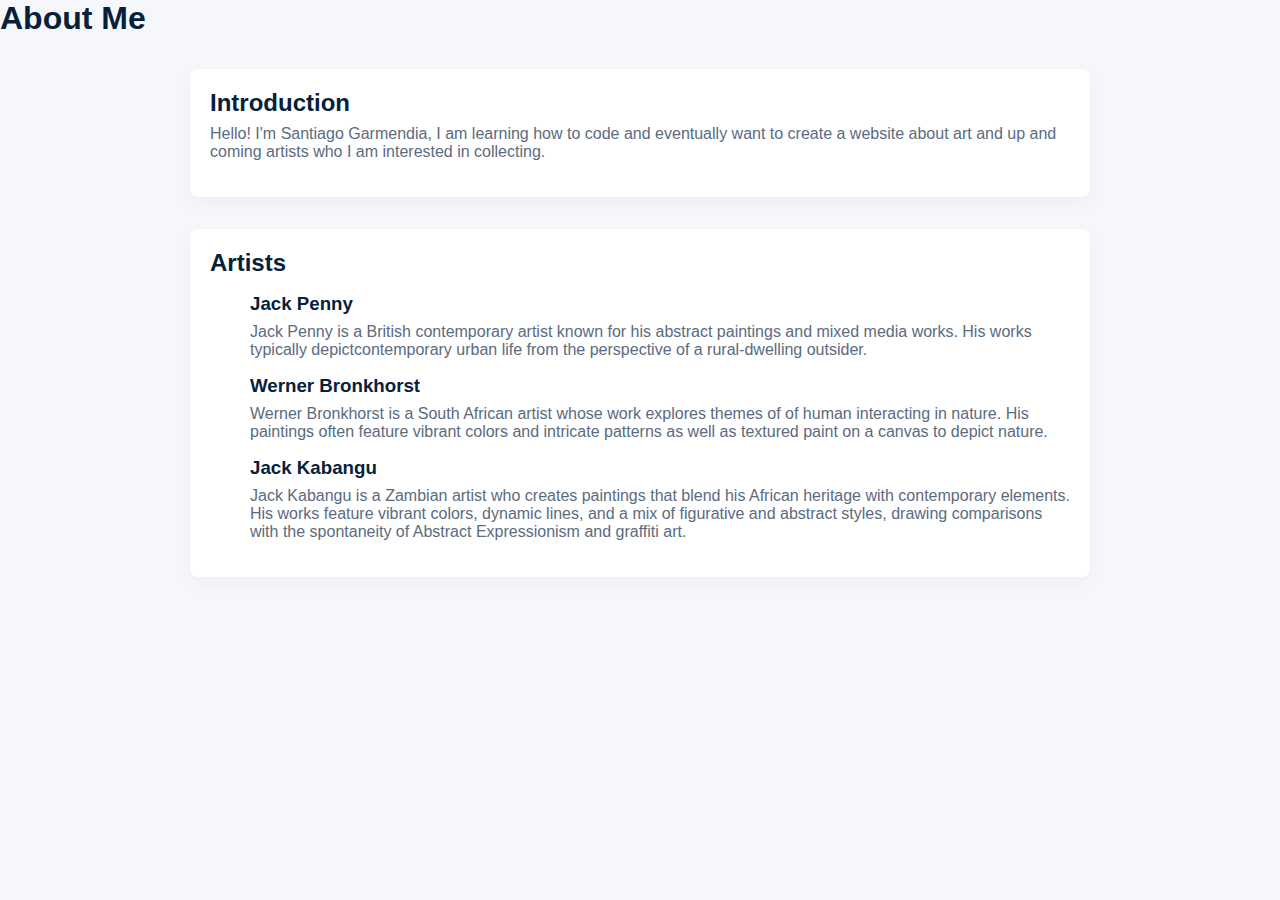
<file: about-me.html>
<!DOCTYPE html>
<html lang="en">
<head>
    <link rel="stylesheet" href="css/about-me.css">
    <meta charset="utf-8">
    <meta name="viewport" content="width=device-width,initial-scale=1">
    <title>About Me</title>
    <style>
        ul {
            list-style: none;
        }
    </style>
</head>
<body>  
    <header>
        <h1>About Me</h1>
    </header>

    <main>
        <section>
            <h2>Introduction</h2>
            <p>Hello! I'm Santiago Garmendia, I am learning how to code and eventually want to create a website about art and up and coming artists who I am interested in collecting.</p>
        </section>

        <section>
            <h2>Artists</h2>
            <ul>
                <li>
                    <h3>Jack Penny</h3>
                    <p> Jack Penny is a British contemporary artist known for his abstract paintings and mixed media works. His works typically depictcontemporary urban life from the perspective of a rural-dwelling outsider.</p>
                </li>
                <li>
                    <h3>Werner Bronkhorst</h3>
                    <p>Werner Bronkhorst is a South African artist whose work explores themes of of human interacting in nature. His paintings often feature vibrant colors and intricate patterns as well as textured paint on a canvas to depict nature.</p>
                </li>
                <li>
                    <h3>Jack Kabangu</h3>
                    <p>Jack Kabangu is a Zambian artist who creates paintings that blend his African heritage with contemporary elements. His works feature vibrant colors, dynamic lines, and a mix of figurative and abstract styles, drawing comparisons with the spontaneity of Abstract Expressionism and graffiti art.</p>
                </li>
            </ul>
        </section>
</file>
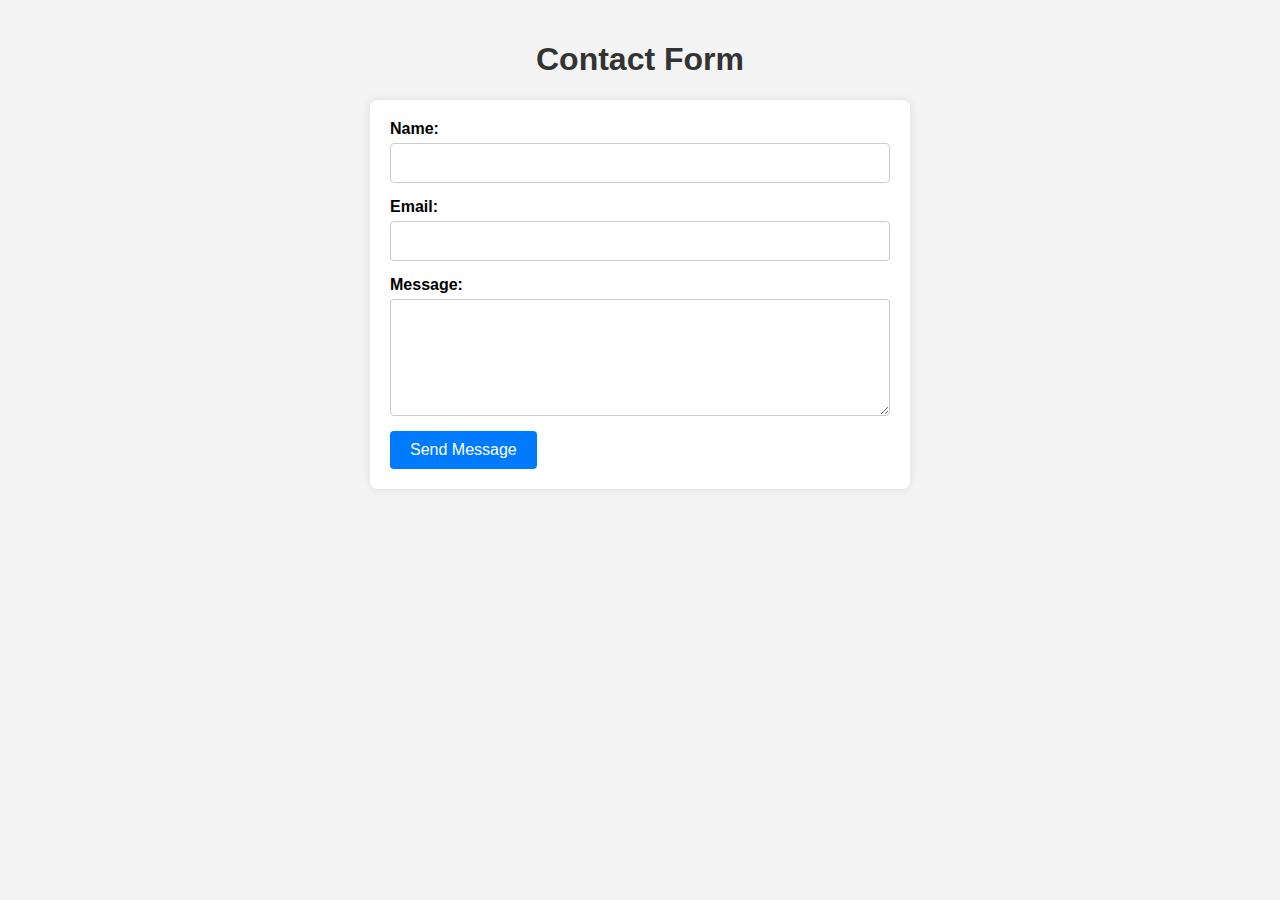
<file: contact.html>
<!DOCTYPE html>
<html lang="en">
<head>
    <meta charset="UTF-8">
    <meta name="viewport" content="width=device-width, initial-scale=1.0">
    <title>Contact Me</title>
    <link rel="stylesheet" href="css/contact.css">
</head>
<body>
    <h1>Contact Form</h1>
    <form action="https://oim.108122.xyz/echo/view" method="post">
        <div class="form-group">
            <label for="name">Name:</label>
            <input type="text" id="name" name="name" required>
        </div>
        <div class="form-group">
            <label for="email">Email:</label>
            <input type="email" id="email" name="email" required>
        </div>
        <div class="form-group">
            <label for="message">Message:</label>
            <textarea id="message" name="message" rows="5" required></textarea>
        </div>
        <button type="submit">Send Message</button>
    </form>
</body>
</html>
</file>
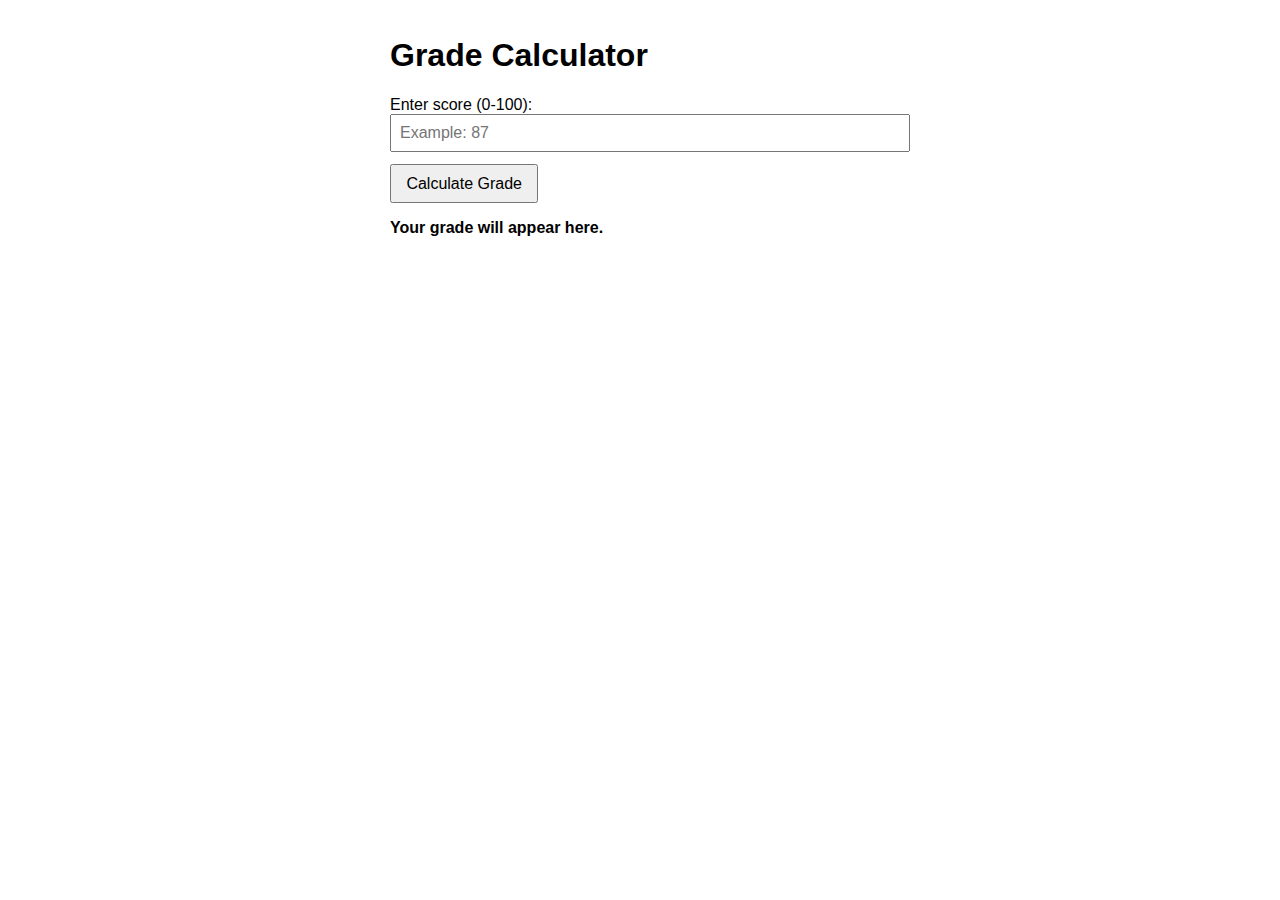
<file: grade-calculator.html>
<!DOCTYPE html>
<html lang="en">
  <head>
    <meta charset="UTF-8" />
    <meta name="viewport" content="width=device-width, initial-scale=1.0" />
    <title>Grade Calculator</title>
    <style>
      body { font-family: Arial, sans-serif; padding: 1rem; max-width: 500px; margin: auto; }
      label, button, p { display: block; margin-top: 0.75rem; }
      input { width: 100%; padding: 0.5rem; font-size: 1rem; }
      button { padding: 0.55rem 0.9rem; font-size: 1rem; cursor: pointer; }
      p#result { margin-top: 1rem; font-weight: bold; }
    </style>
  </head>
  <body>
    <h1>Grade Calculator</h1>

    <label for="scoreInput">Enter score (0-100):</label>
    <input id="scoreInput" type="number" min="0" max="100" placeholder="Example: 87" />

    <button id="calculateBtn" type="button">Calculate Grade</button>

    <p id="result">Your grade will appear here.</p>

    <script>
      function getGrade(score) {
        if (score >= 90) {
          return score >= 96 ? 'A+' : 'A';
        } else if (score >= 80) {
          return score >= 86 ? 'B+' : 'B';
        } else if (score >= 70) {
          return score >= 76 ? 'C+' : 'C';
        } else if (score >= 60) {
          return score >= 66 ? 'D+' : 'D';
        } else {
          return 'F';
        }
      }

      document.getElementById('calculateBtn').addEventListener('click', function() {
        const scoreInput = document.getElementById('scoreInput');
        const resultEl = document.getElementById('result');
        const scoreValue = scoreInput.value.trim();

        if (scoreValue === '') {
          resultEl.textContent = 'Please enter a score.';
          resultEl.style.color = 'crimson';
          return;
        }

        const score = Number(scoreValue);
        if (Number.isNaN(score)) {
          resultEl.textContent = 'Please enter a valid number.';
          resultEl.style.color = 'crimson';
          return;
        }

        if (score < 0 || score > 100) {
          resultEl.textContent = 'Score must be 0-100.';
          resultEl.style.color = 'crimson';
          return;
        }

        const grade = getGrade(score);
        resultEl.textContent = `Score: ${score} → Grade: ${grade}`;
        resultEl.style.color = 'green';
      });
    </script>
  </body>
</html>
</file>
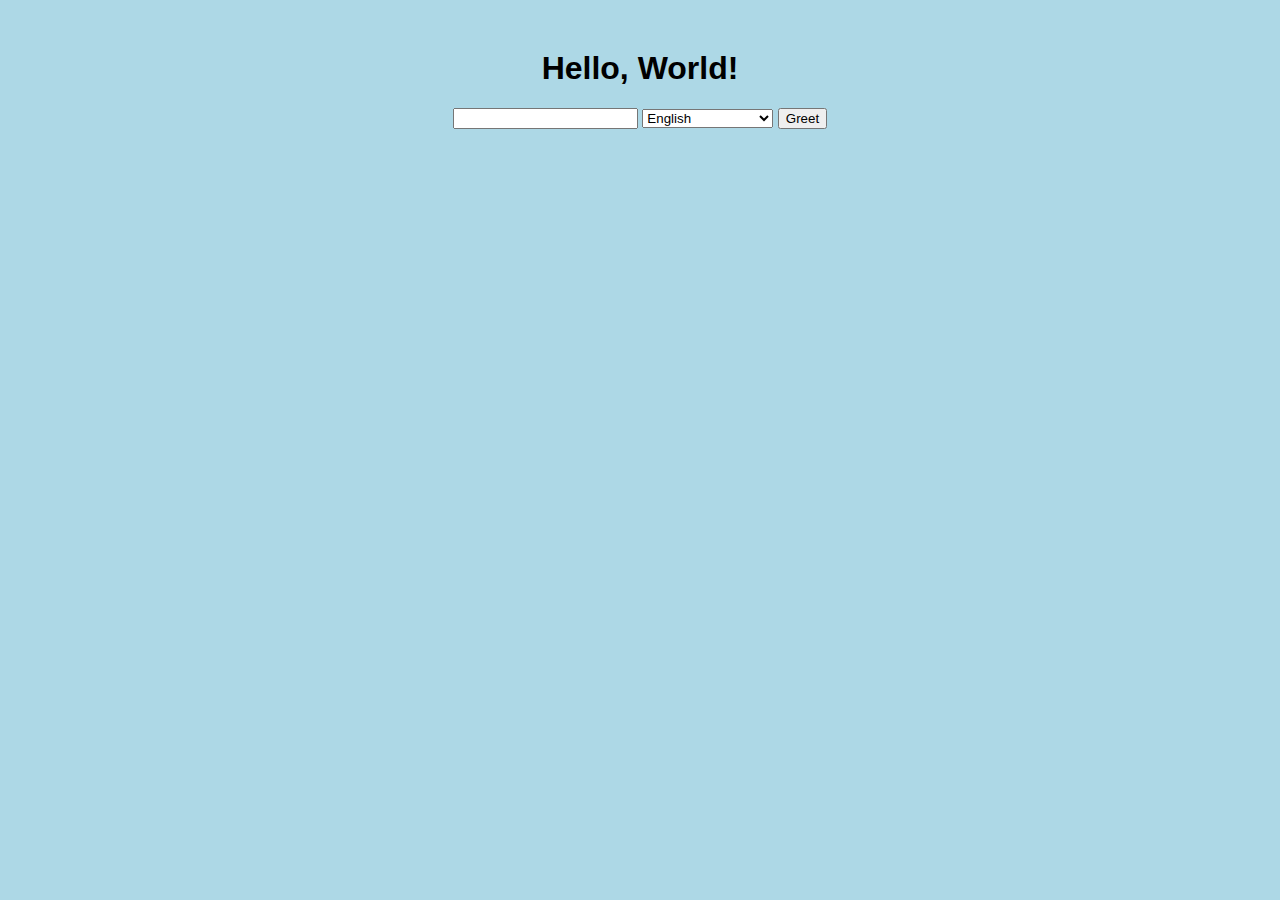
<file: greeting.html>
<!DOCTYPE html>
<html lang="en">
<head>
  <meta charset="UTF-8">
  <meta name="viewport" content="width=device-width, initial-scale=1.0">
  <title>Document</title>
  <style>
    body {
      font-family: Arial, sans-serif;
      text-align: center;
      margin-top: 50px;
      transition: background-color 0.5s ease;
    }
    body.english { background-color: lightblue; }
    body.spanish { background-color: lightgreen; }
    body.mandarin { background-color: lightyellow; }
    body.hindi { background-color: lightcoral; }
    body.arabic { background-color: lightcyan; }
    #greeting {
      opacity: 0;
      transition: opacity 0.5s ease-in-out;
    }
    #greeting.show {
      opacity: 1;
    }
  </style>
</head>
<body class="english">
  <h1>Hello, World!</h1>
  <input id="name" type="text">
  <select id="language">
    <option value="english">English</option>
    <option value="spanish">Spanish</option>
    <option value="mandarin">Mandarin Chinese</option>
    <option value="hindi">Hindi</option>
    <option value="arabic">Arabic</option>
  </select>
  <button>Greet</button>
  <p id="greeting"></p>

  <script>
    const input = document.querySelector('#name');
    const button = document.querySelector('button');
    const p = document.querySelector('#greeting');
    const select = document.querySelector('#language');

    const greetings = {
      english: 'Hello, my name is {name}!',
      spanish: '¡Hola, mi nombre es {name}!',
      mandarin: '你好，我的名字是 {name}！',
      hindi: 'नमस्ते, मेरा नाम {name} है!',
      arabic: 'مرحبا، اسمي {name}!'
    };

    select.addEventListener('change', () => {
      document.body.className = select.value;
    });

    button.addEventListener('click', () => {
      const name = input.value;
      const lang = select.value;
      const greeting = greetings[lang].replace('{name}', name);
      p.textContent = greeting;
      p.classList.remove('show');
      setTimeout(() => p.classList.add('show'), 10);
    });
  </script>
</body>
</html>
</file>
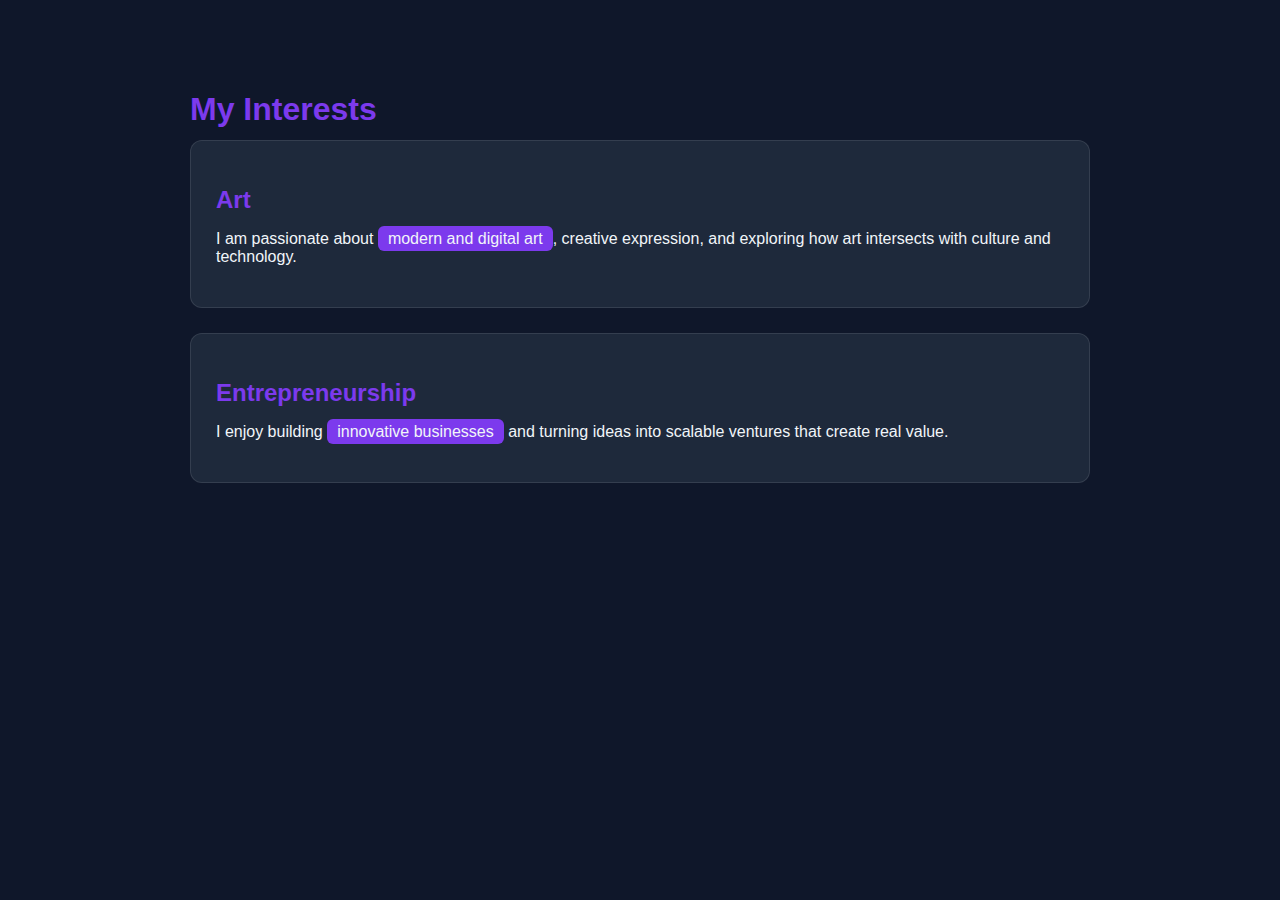
<file: interests.html>
<!DOCTYPE html>
<html lang="en">
<head>
  <meta charset="UTF-8">
  <title>My Interests</title>
  <!-- use forward‑slashes here; backslashes can prevent the stylesheet from loading -->
  <link rel="stylesheet" href="css/css/interests.css">
</head>
<body>

  <div class="interests-page">

    <h1 class="section-title">My Interests</h1>

    <section class="section">
      <h2 class="section-title">Art</h2>
      <p>
        I am passionate about <span class="highlight">modern and digital art</span>, 
        creative expression, and exploring how art intersects with culture and technology.
      </p>
    </section>

    <section class="section">
      <h2 class="section-title">Entrepreneurship</h2>
      <p>
        I enjoy building <span class="highlight">innovative businesses</span> 
        and turning ideas into scalable ventures that create real value.
      </p>
    </section>

    <!-- your new loop‑wrapper goes here -->
    <div class="loop-wrapper">
      <div class="mountain"></div>
      <div class="hill"></div>
      <div class="tree"></div>
      <div class="tree"></div>
      <div class="tree"></div>
      <div class="rock"></div>
      <div class="truck"></div>
      <div class="wheels"></div>
    </div>

  </div>

</body>
</html>
</file>
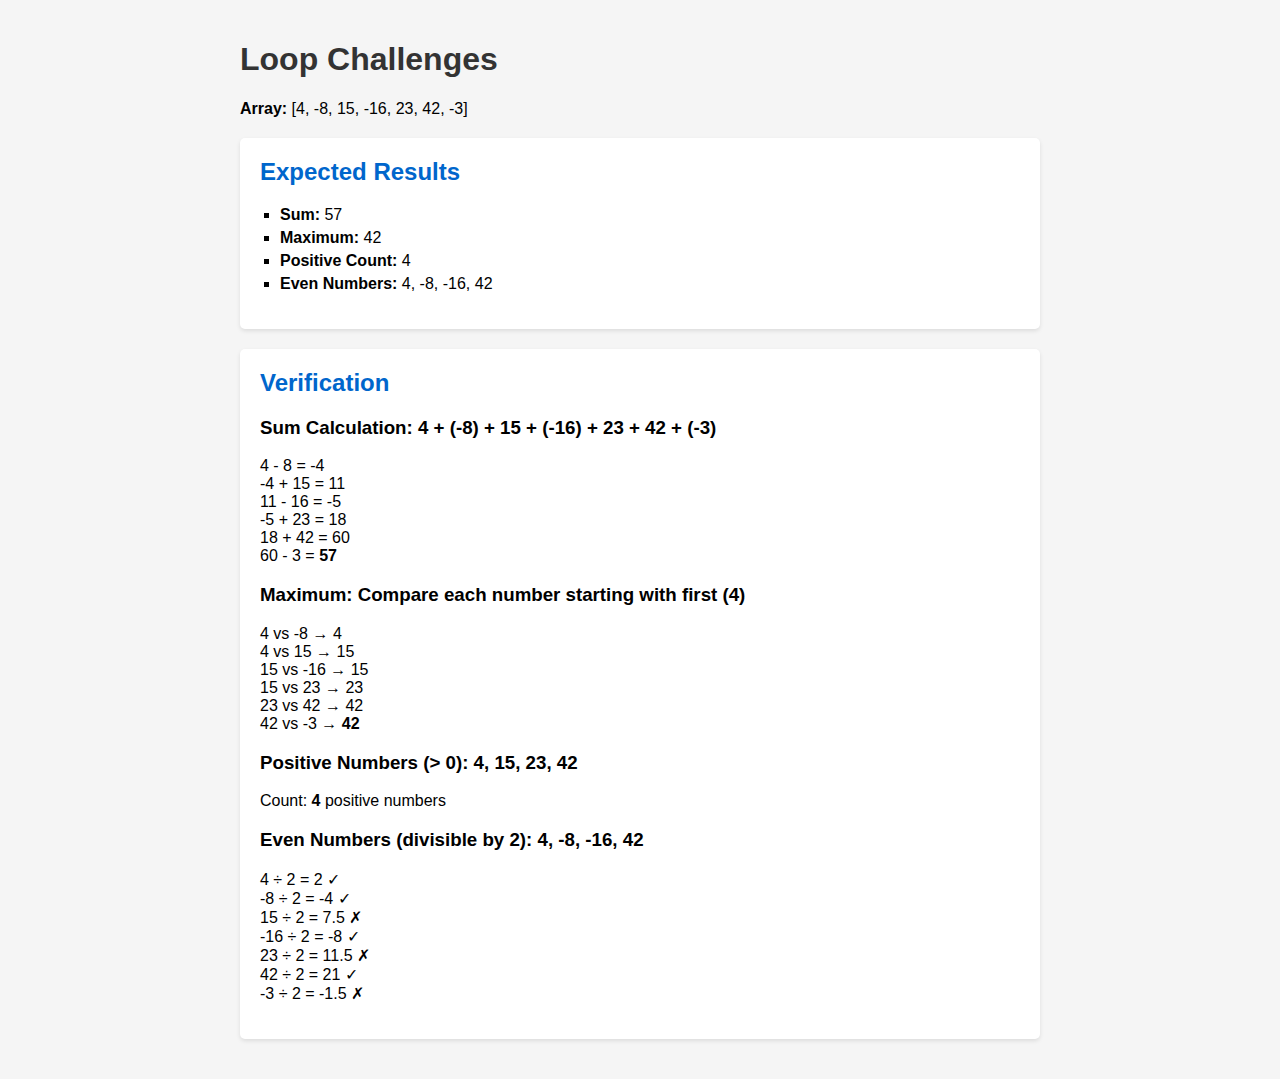
<file: loop-challenges.html>
<!DOCTYPE html>
<html lang="en">
<head>
    <meta charset="UTF-8">
    <meta name="viewport" content="width=device-width, initial-scale=1.0">
    <title>Loop Challenges</title>
    <style>
        body {
            font-family: Arial, sans-serif;
            max-width: 800px;
            margin: 0 auto;
            padding: 20px;
            background-color: #f5f5f5;
        }
        h1 {
            color: #333;
        }
        .challenge {
            background-color: white;
            padding: 20px;
            margin: 20px 0;
            border-radius: 5px;
            box-shadow: 0 2px 4px rgba(0,0,0,0.1);
        }
        h2 {
            color: #0066cc;
            margin-top: 0;
        }
        ul {
            list-style-type: square;
            padding-left: 20px;
        }
        li {
            margin: 5px 0;
        }
        .result {
            font-weight: bold;
            color: #006600;
            font-size: 1.1em;
        }
    </style>
</head>
<body>
    <h1>Loop Challenges</h1>
    <p><strong>Array:</strong> [4, -8, 15, -16, 23, 42, -3]</p>

    <div class="challenge">
        <h2>Expected Results</h2>
        <ul>
            <li><strong>Sum:</strong> 57</li>
            <li><strong>Maximum:</strong> 42</li>
            <li><strong>Positive Count:</strong> 4</li>
            <li><strong>Even Numbers:</strong> 4, -8, -16, 42</li>
        </ul>
    </div>

    <div class="challenge">
        <h2>Verification</h2>
        <h3>Sum Calculation: 4 + (-8) + 15 + (-16) + 23 + 42 + (-3)</h3>
        <p>4 - 8 = -4<br>-4 + 15 = 11<br>11 - 16 = -5<br>-5 + 23 = 18<br>18 + 42 = 60<br>60 - 3 = <strong>57</strong></p>

        <h3>Maximum: Compare each number starting with first (4)</h3>
        <p>4 vs -8 → 4<br>4 vs 15 → 15<br>15 vs -16 → 15<br>15 vs 23 → 23<br>23 vs 42 → 42<br>42 vs -3 → <strong>42</strong></p>

        <h3>Positive Numbers (> 0): 4, 15, 23, 42</h3>
        <p>Count: <strong>4</strong> positive numbers</p>

        <h3>Even Numbers (divisible by 2): 4, -8, -16, 42</h3>
        <p>4 ÷ 2 = 2 ✓<br>-8 ÷ 2 = -4 ✓<br>15 ÷ 2 = 7.5 ✗<br>-16 ÷ 2 = -8 ✓<br>23 ÷ 2 = 11.5 ✗<br>42 ÷ 2 = 21 ✓<br>-3 ÷ 2 = -1.5 ✗</p>
    </div>

</body>
</html>
</file>
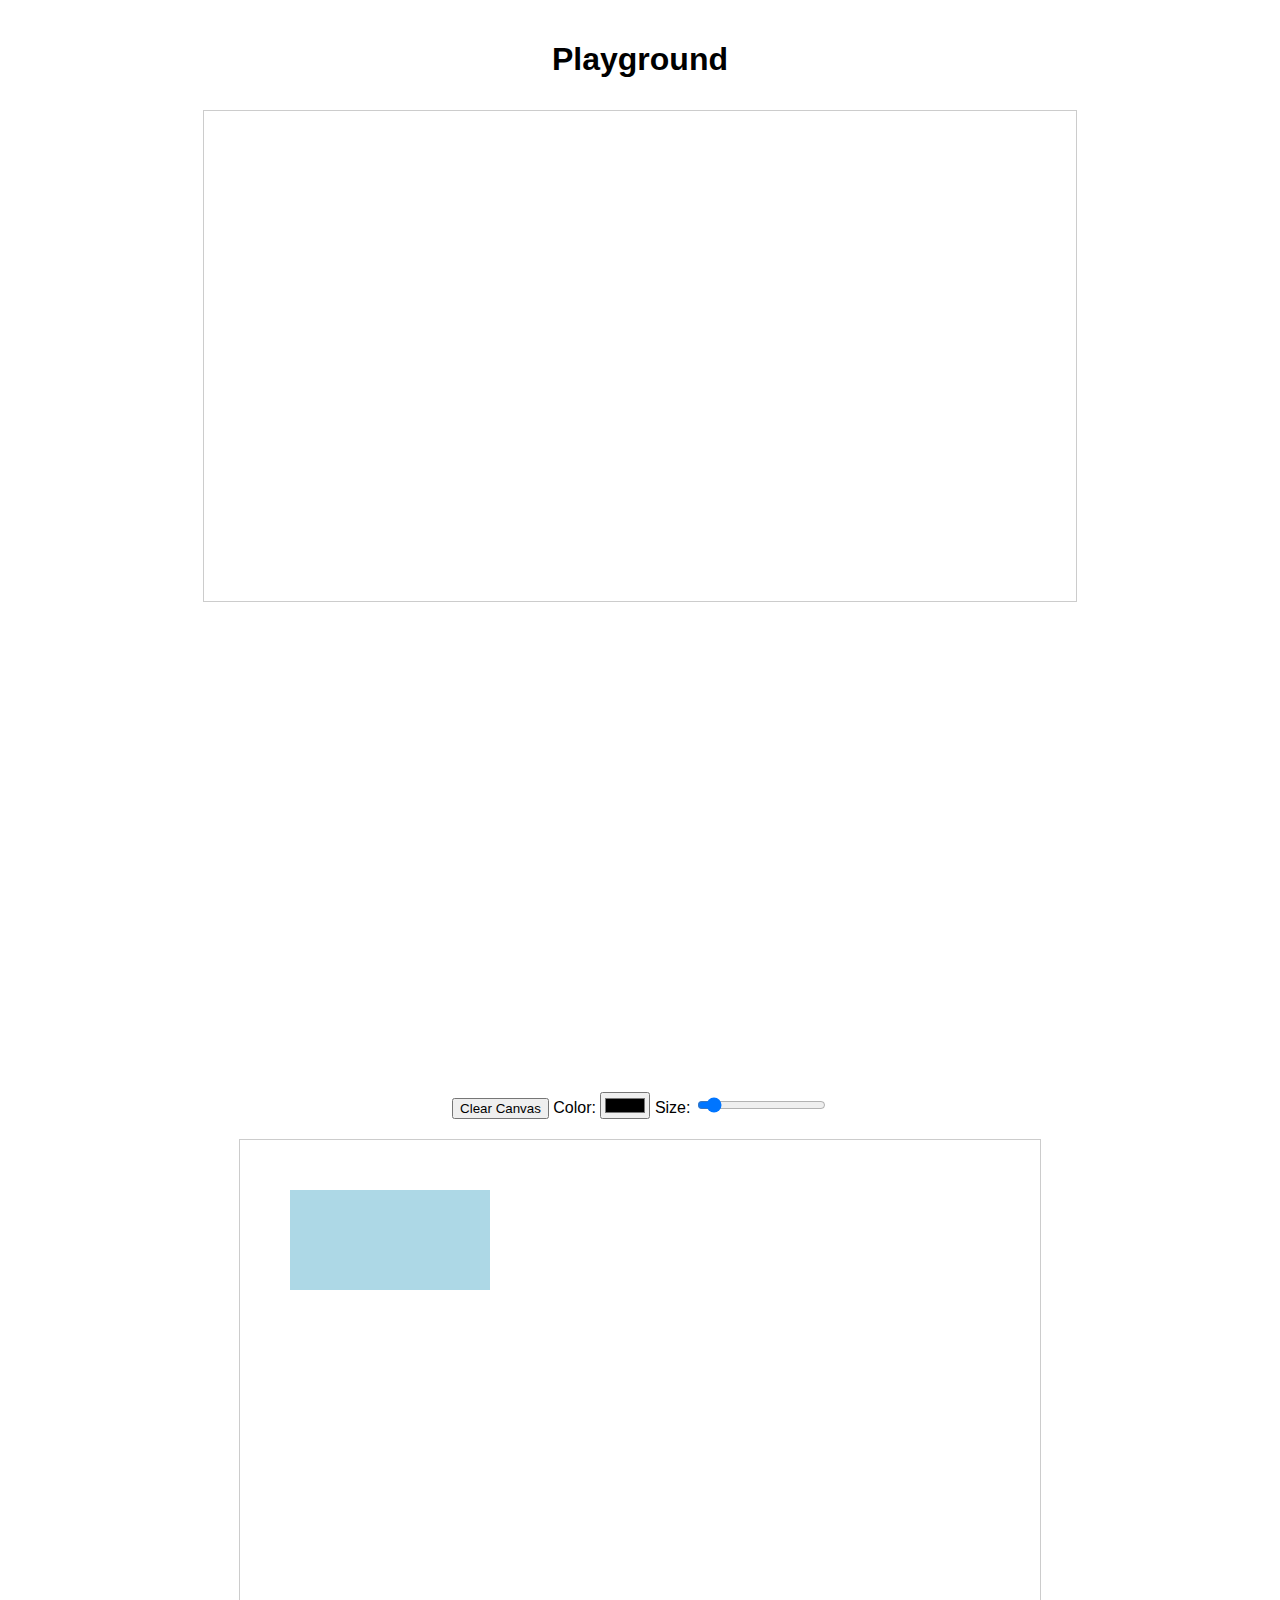
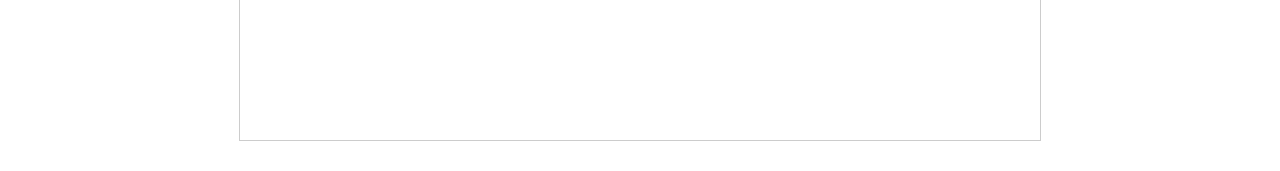
<file: playground.html>
<!DOCTYPE html>
<html lang="en">
<head>
    <meta charset="UTF-8">
    <meta name="viewport" content="width=device-width, initial-scale=1.0">
    <title>Playground</title>
    <style>
        body {
            font-family: Arial, sans-serif;
            margin: 20px;
            display: flex;
            flex-direction: column;
            align-items: center;
        }
        iframe, canvas {
            margin: 10px;
            border: 1px solid #ccc;
        }
    </style>
</head>
<body>
    <h1>Playground</h1>
    
    <!-- ...existing code... -->
    <!-- Embed YouTube video -->
    <iframe width="872" height="490" src="https://www.youtube.com/embed/_RxBRMcC378" title="Final Highlights | Coello/Tapia vs Chingotto/Galan | Riyadh P1 | English" frameborder="0" allow="accelerometer; autoplay; clipboard-write; encrypted-media; gyroscope; picture-in-picture; web-share" referrerpolicy="strict-origin-when-cross-origin" allowfullscreen></iframe>
<!-- ...existing code... -->

    <!-- ...existing code... -->
    <!-- Embed Google Map of Babson Campus -->
    <iframe src="https://www.google.com/maps/embed?pb=!1m18!1m12!1m3!1d2948.1234567890123!2d-71.263!3d42.298!2m3!1f0!2f0!3f0!3m2!1i1024!2i768!4f13.1!3m3!1m2!1s0x89e37b1c12345678%3A0x1234567890abcdef!2sBabson%20College!5e0!3m2!1sen!2sus!4v1234567890" width="600" height="450" style="border:0;" allowfullscreen="" loading="lazy"></iframe>

    <div style="margin: 10px;">
        <button id="clearBtn">Clear Canvas</button>
        <label for="colorPicker">Color:</label>
        <input type="color" id="colorPicker" value="#000000">
        <label for="sizeSlider">Size:</label>
        <input type="range" id="sizeSlider" min="1" max="50" value="5">
    </div>

    <canvas id="myCanvas" width="800" height="600"></canvas>

    <script>
        const canvas = document.getElementById('myCanvas');
        const ctx = canvas.getContext('2d');
        const clearBtn = document.getElementById('clearBtn');
        const colorPicker = document.getElementById('colorPicker');
        const sizeSlider = document.getElementById('sizeSlider');

        // Set up drawing
        let drawing = false;

        canvas.addEventListener('mousedown', startDrawing);
        canvas.addEventListener('mousemove', draw);
        canvas.addEventListener('mouseup', stopDrawing);
        canvas.addEventListener('mouseout', stopDrawing);

        clearBtn.addEventListener('click', () => {
            ctx.clearRect(0, 0, canvas.width, canvas.height);
            
          
        });

        function startDrawing(e) {
            drawing = true;
            ctx.beginPath();
            ctx.moveTo(e.offsetX, e.offsetY);
        }

        function draw(e) {
            if (!drawing) return;
            ctx.strokeStyle = colorPicker.value;
            ctx.lineWidth = sizeSlider.value;
            ctx.lineTo(e.offsetX, e.offsetY);
            ctx.stroke();
        }

        function stopDrawing() {
            drawing = false;
        }

        // Initial rectangle (optional)
        ctx.fillStyle = 'lightblue';
        ctx.fillRect(50, 50, 200, 100);
    </script>
<!-- ...existing code... -->

</body>
</html>
</file>
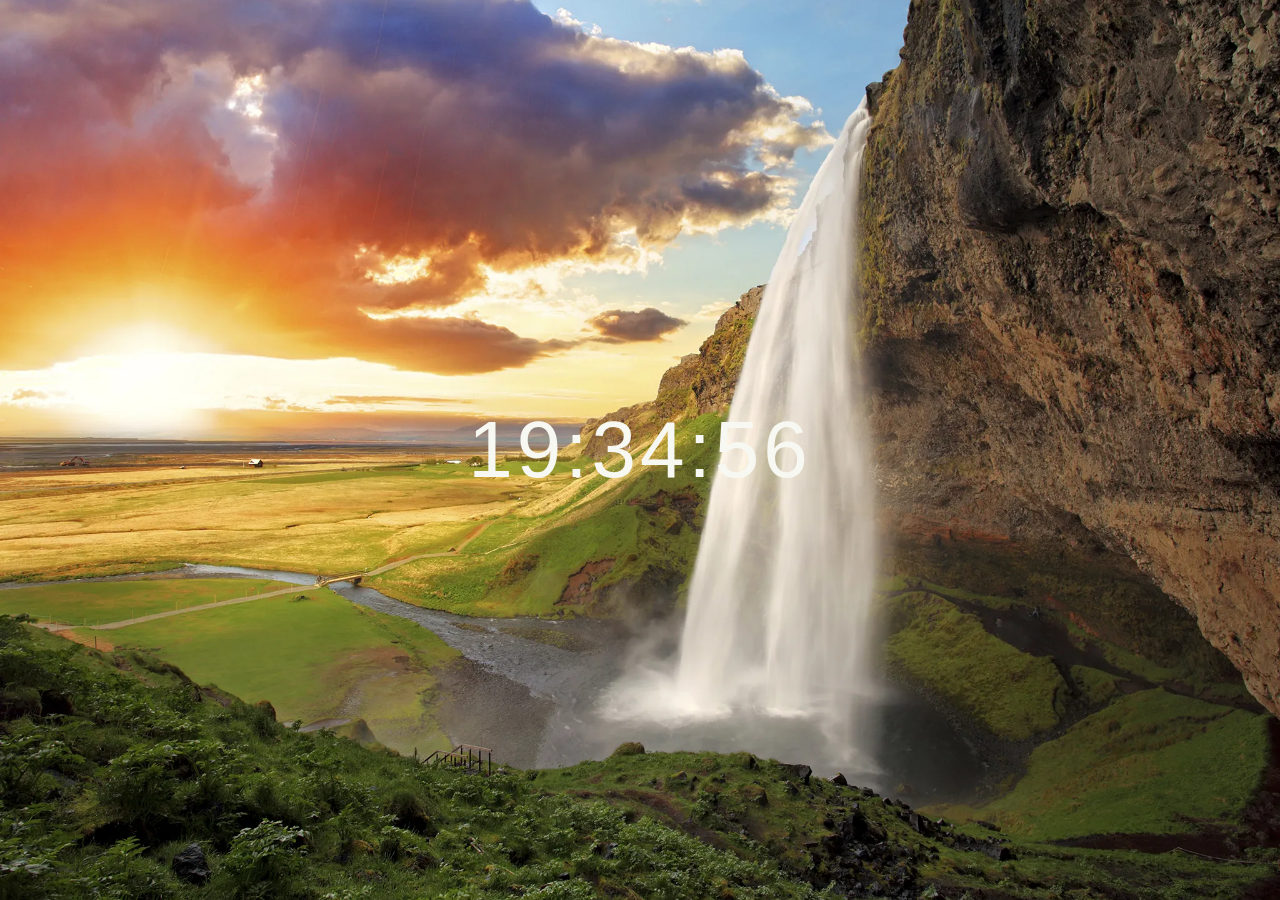
<file: s-12-tabliss.html>
<!DOCTYPE html>
<html lang="en">
   <head>
    <meta charset="utf-8">
    <meta name="viewport" content="width=device-width,initial-scale=1.0">
    <link rel="stylesheet" href="css/s-12-tabliss.css">
    <title>Tabliss Clock</title>
</head>
<body>
    <div class="centered">
        <div id="clock">00:00:00</div>
    </div>

    <script>
        function updateClock() {
            const now = new Date();
            const pad = n => String(n).padStart(2, '0');
            const time = `${pad(now.getHours())}:${pad(now.getMinutes())}:${pad(now.getSeconds())}`;
            document.getElementById('clock').textContent = time;
        }
        updateClock();
        setInterval(updateClock, 1000);
    </script>
</body>
</html>
</file>
<file: css/about-me.css>
/* ...existing code... */
:root{
  --bg: #f5f7fb;
  --surface: #ffffff;
  --text: #07213a;        /* navy text */
  --muted: #5b6b80;       /* muted navy */
  --accent: #0b2340;      /* navy */
  --section-gap: 2rem;
  --max-width: 900px;
}

/* Page basics */
html, body { height: 100%; margin: 0; padding: 0; background: var(--bg); color: var(--text); font-family: "Helvetica Neue", Arial, sans-serif; -webkit-font-smoothing:antialiased; -moz-osx-font-smoothing:grayscale; overflow-x: hidden; }

/* Horizontal navigation */
nav {
  width: 100%;
  background: var(--accent); /* navy */
  color: #fff;
  position: sticky;
  top: 0;
  z-index: 50;
  box-shadow: 0 1px 0 rgba(3,10,23,0.06);
  padding: 0.6rem 1rem;
  display: flex;
  justify-content: center;
  align-items: center;
}

/* Section spacing and container */
section, .section {
  max-width: var(--max-width);
  margin: var(--section-gap) auto;
  padding: 1.25rem;
  background: var(--surface); /* white surface */
  border-radius: 8px;
  box-shadow: 0 6px 18px rgba(3,10,23,0.04);
  box-sizing: border-box;
}

/* Headings & text */
h1, h2, h3 { color: var(--text); margin: 0 0 0.5rem 0; }
p { color: var(--muted); margin: 0 0 1rem 0; }
/* ...existing code... */
</file>
<file: css/contact.css>
body {
    font-family: Arial, sans-serif;
    background-color: #f4f4f4;
    margin: 0;
    padding: 20px;
    display: flex;
    flex-direction: column;
    align-items: center;
}

h1 {
    color: #333;
}

form {
    background-color: #fff;
    padding: 20px;
    border-radius: 8px;
    box-shadow: 0 0 10px rgba(0, 0, 0, 0.1);
    width: 100%;
    max-width: 500px;
    display: flex;
    flex-direction: column;
}

.form-group {
    margin-bottom: 15px;
    display: flex;
    flex-direction: column;
}

label {
    margin-bottom: 5px;
    font-weight: bold;
}

input, textarea {
    padding: 10px;
    border: 1px solid #ccc;
    border-radius: 4px;
    font-size: 16px;
}

textarea {
    resize: vertical;
}

button {
    padding: 10px 20px;
    background-color: #007bff;
    color: white;
    border: none;
    border-radius: 4px;
    cursor: pointer;
    font-size: 16px;
    align-self: flex-start;
}

button:hover {
    background-color: #0056b3;
}
</file>
<file: css/css/interests.css>
/* ===== CSS Variables ===== */
:root {
  --bg-color: #0f172a;
  --card-color: #1e293b;
  --text-color: #f1f5f9;
  --accent-color: #7c3aed;       /* artistic purple */
  --accent-hover: #a78bfa;
  --border-color: rgba(255,255,255,0.1);
  --transition-speed: 0.3s;
}

/* ===== Base ===== */
body {
  margin: 0;
  font-family: Arial, Helvetica, sans-serif;
  background-color: var(--bg-color);
  color: var(--text-color);
}

.interests-page {
  max-width: 900px;
  margin: 50px auto;
  padding: 20px;
}

/* ===== Sections ===== */
.section {
  background-color: var(--card-color);
  padding: 25px;
  margin-bottom: 25px;
  border-radius: 12px;
  border: 1px solid var(--border-color);
  transition: transform var(--transition-speed),
              box-shadow var(--transition-speed);
}

.section:hover {
  transform: translateY(-6px);
  box-shadow: 0 12px 25px rgba(0,0,0,0.4);
}

/* ===== Titles ===== */
.section-title {
  margin-bottom: 12px;
  color: var(--accent-color);
  transition: color var(--transition-speed);
}

.section-title:hover {
  color: var(--accent-hover);
}

/* ===== Highlight ===== */
.highlight {
  background-color: var(--accent-color);
  padding: 4px 10px;
  border-radius: 6px;
  transition: background-color var(--transition-speed);
}

.highlight:hover {
  background-color: var(--accent-hover);
}
</file>
<file: css/s-12-tabliss.css>
﻿html, body {
  height:100%;
  margin:0;
  /* background image located one directory up */
  background: #282a36 url('../images/waterfalls-Seljalandsfoss-GettyImages-457381095.webp') no-repeat center center/cover;
  color:#f8f8f2;
  font-family: "Segoe UI", Roboto, sans-serif;
}

.centered {
  display:flex;
  justify-content:center;
  align-items:center;
  height:100%;
  text-align:center;
}

#clock {
  font-size:5rem;
  letter-spacing:0.05em;
}
</file>
